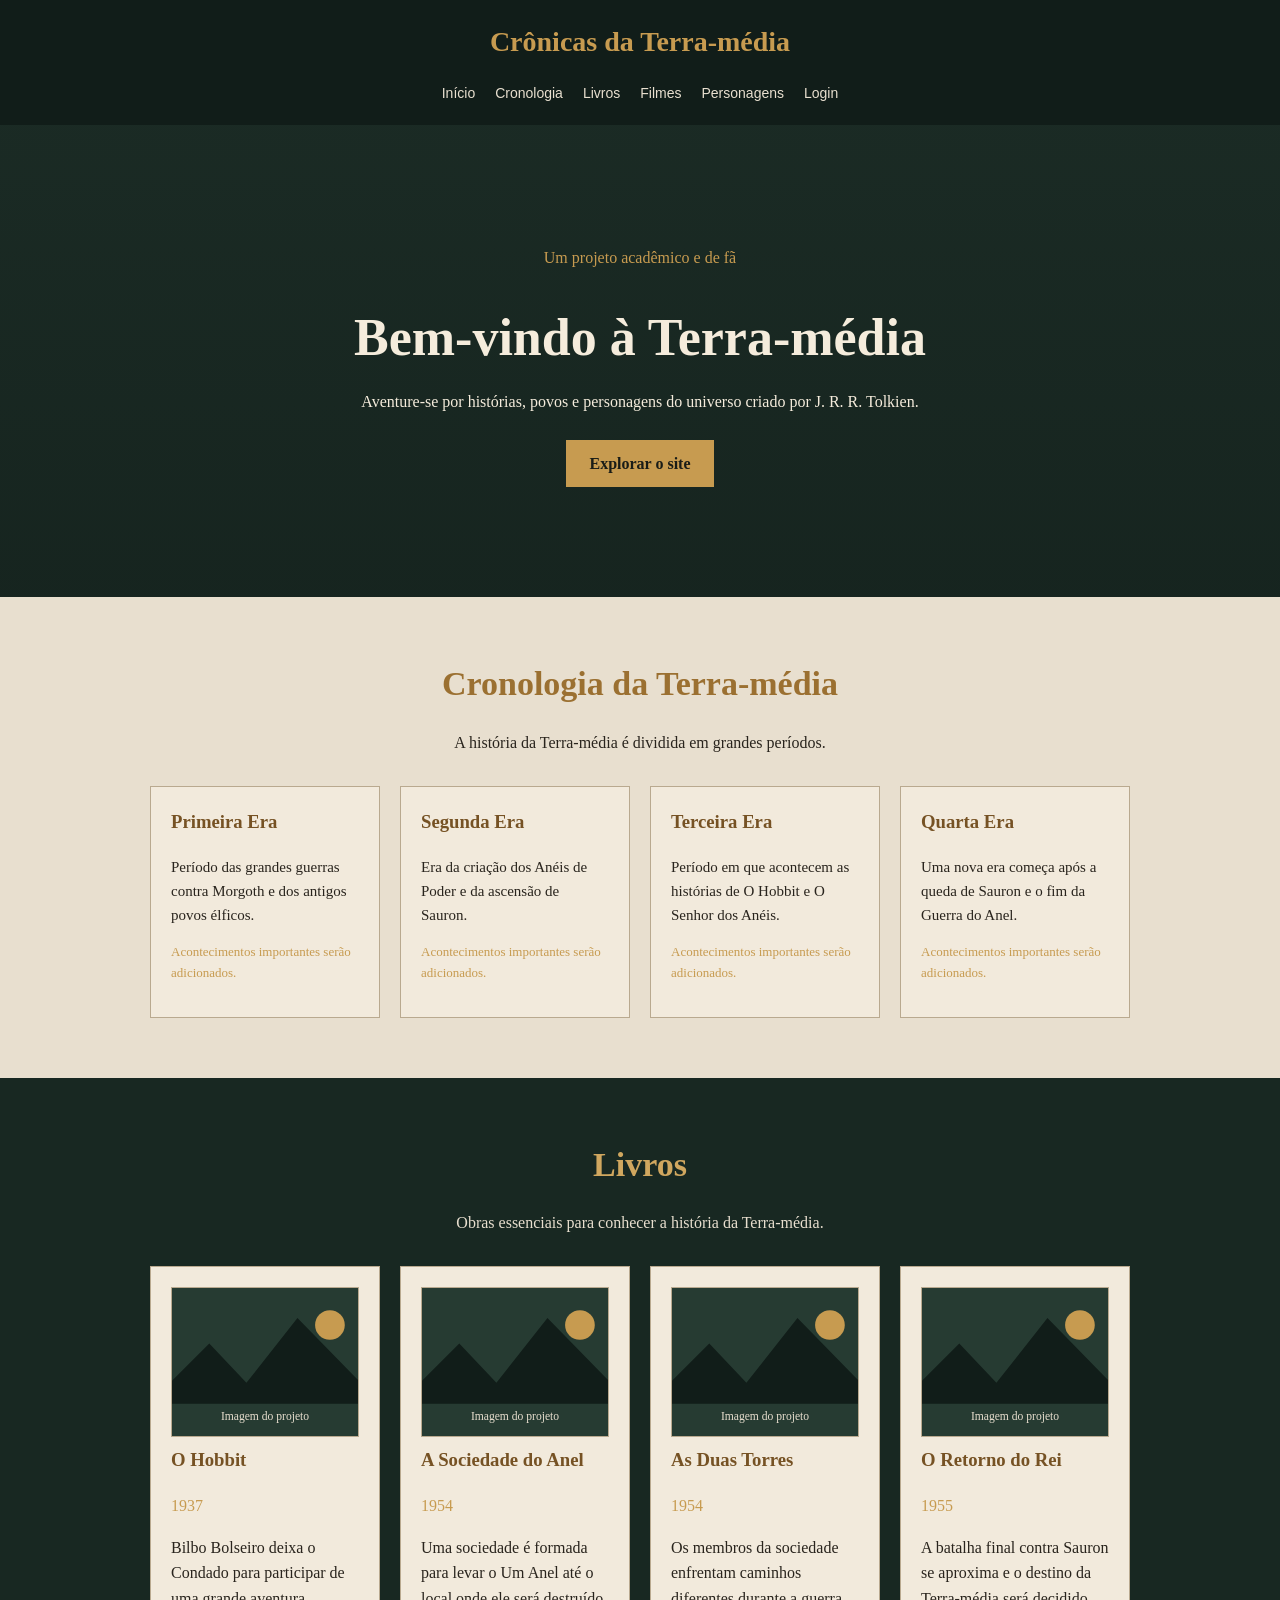
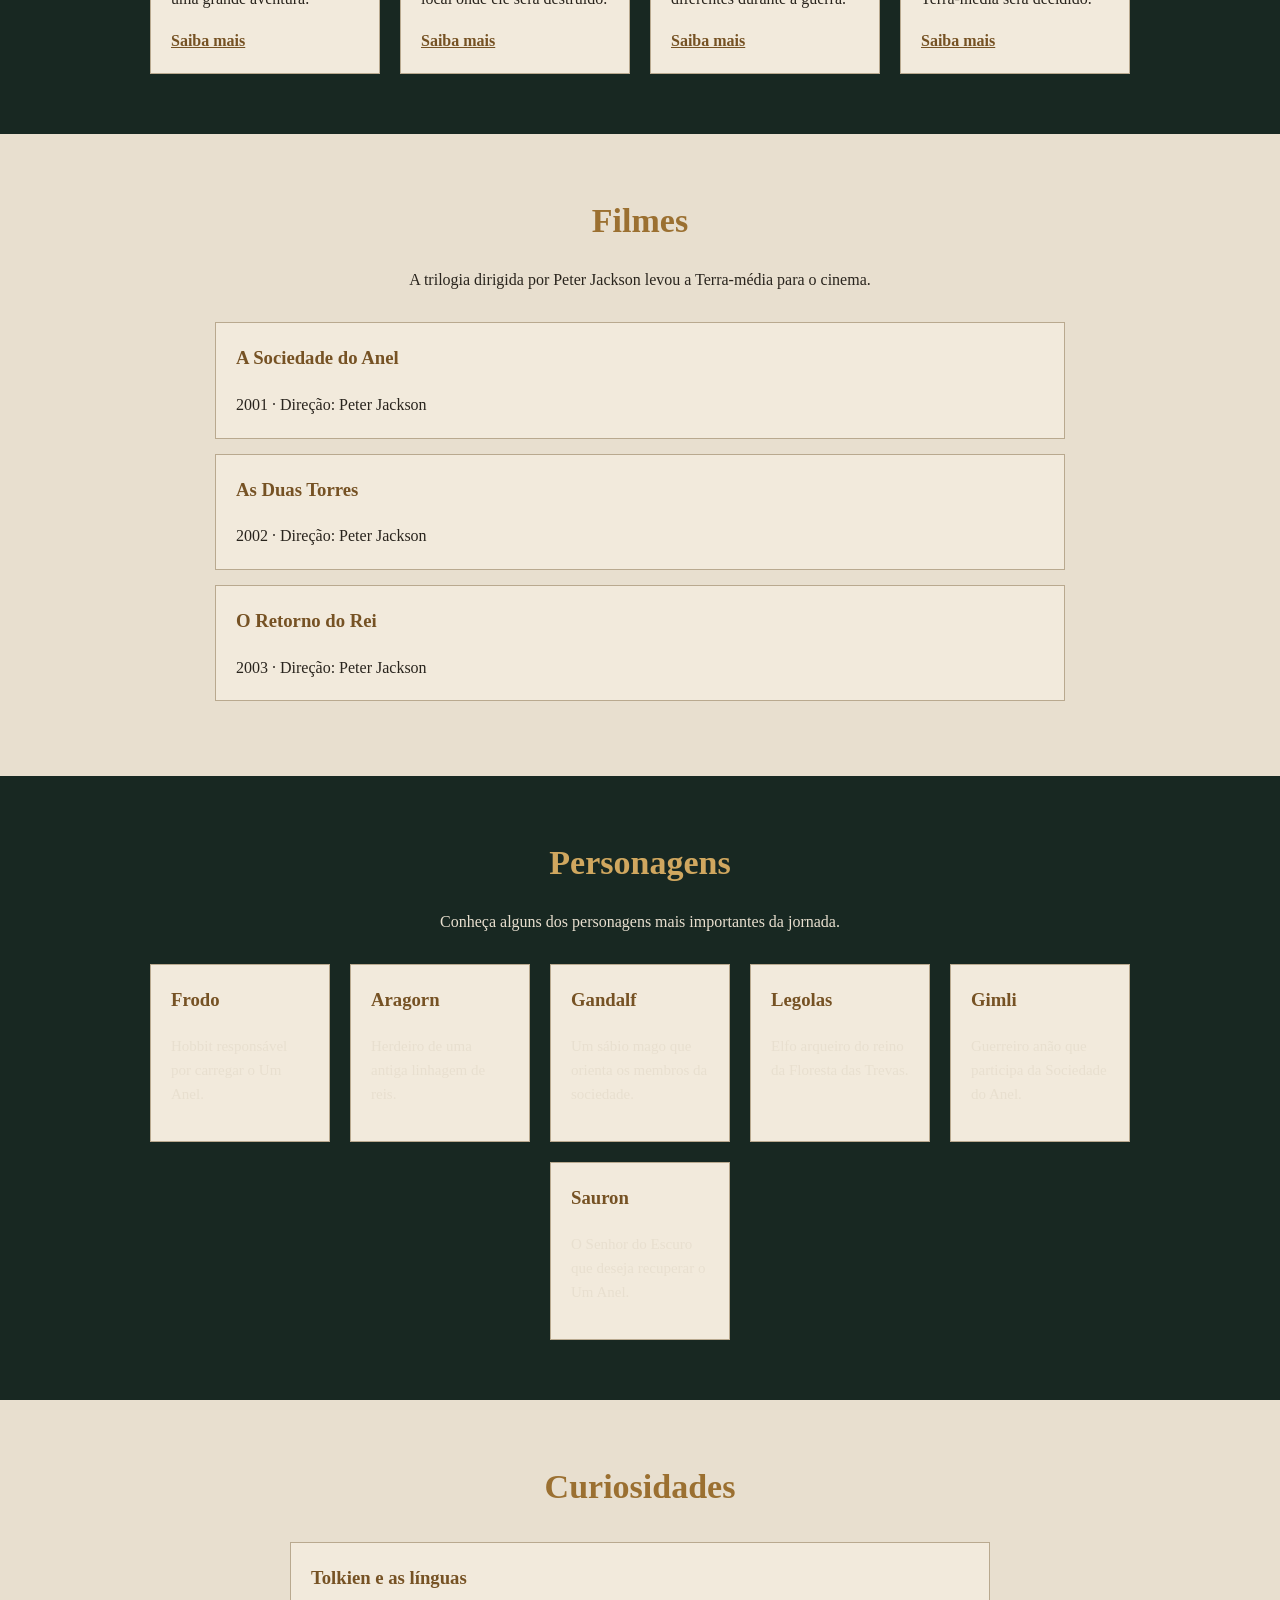
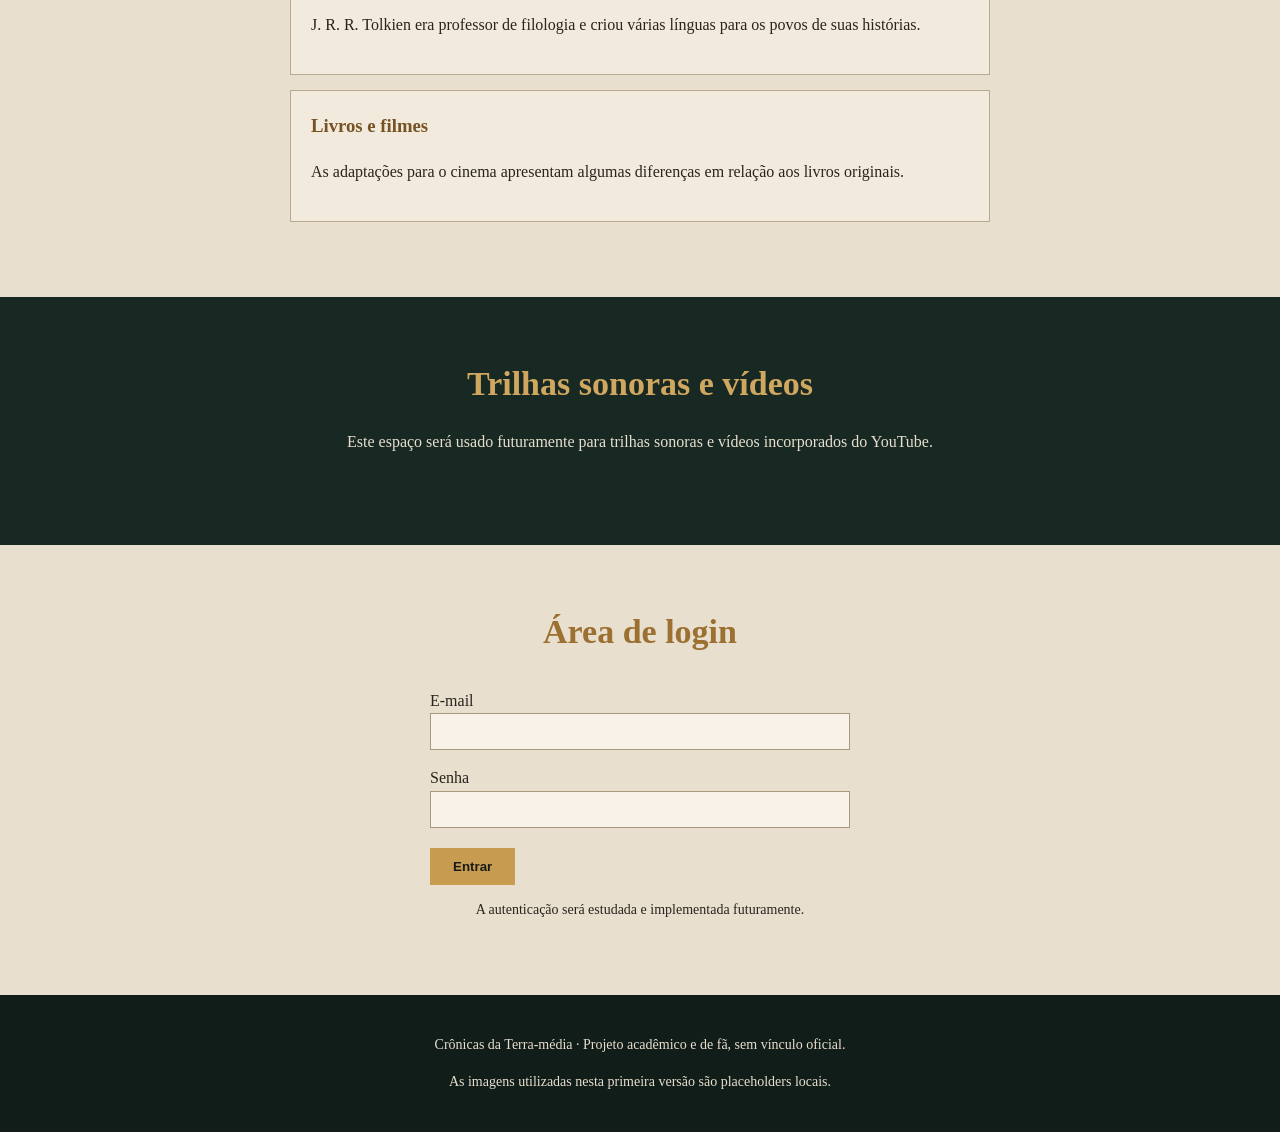
<file: index.html/index.html>
<!DOCTYPE html>
<html lang="pt-BR">
<head>
    <meta charset="UTF-8">
    <meta name="viewport" content="width=device-width, initial-scale=1.0">
    <title>Crônicas da Terra-média</title>
    <link rel="stylesheet" href="style.css">
</head>
<body>
    <header class="cabecalho">
        <p class="nome-site">Crônicas da Terra-média</p>
        <nav>
            <a href="#inicio">Início</a>
            <a href="#cronologia">Cronologia</a>
            <a href="#livros">Livros</a>
            <a href="#filmes">Filmes</a>
            <a href="#personagens">Personagens</a>
            <a href="#login">Login</a>
        </nav>
    </header>

    <main>
        <section id="inicio" class="banner">
            <p class="subtitulo">Um projeto acadêmico e de fã</p>
            <h1>Bem-vindo à Terra-média</h1>
            <p>Aventure-se por histórias, povos e personagens do universo criado por J. R. R. Tolkien.</p>
            <a class="botao" href="#cronologia">Explorar o site</a>
        </section>

        <section id="cronologia" class="secao">
            <h2>Cronologia da Terra-média</h2>
            <p class="introducao">A história da Terra-média é dividida em grandes períodos.</p>
            <section class="grade">
                <article class="item"><h3>Primeira Era</h3><p>Período das grandes guerras contra Morgoth e dos antigos povos élficos.</p><p class="futuro">Acontecimentos importantes serão adicionados.</p></article>
                <article class="item"><h3>Segunda Era</h3><p>Era da criação dos Anéis de Poder e da ascensão de Sauron.</p><p class="futuro">Acontecimentos importantes serão adicionados.</p></article>
                <article class="item"><h3>Terceira Era</h3><p>Período em que acontecem as histórias de O Hobbit e O Senhor dos Anéis.</p><p class="futuro">Acontecimentos importantes serão adicionados.</p></article>
                <article class="item"><h3>Quarta Era</h3><p>Uma nova era começa após a queda de Sauron e o fim da Guerra do Anel.</p><p class="futuro">Acontecimentos importantes serão adicionados.</p></article>
            </section>
        </section>

        <section id="livros" class="secao escura">
            <h2>Livros</h2>
            <p class="introducao">Obras essenciais para conhecer a história da Terra-média.</p>
            <section class="grade">
                <article class="card"><img src="imagens/capa-placeholder.svg" alt="Espaço reservado para a capa de O Hobbit"><h3>O Hobbit</h3><p class="ano">1937</p><p>Bilbo Bolseiro deixa o Condado para participar de uma grande aventura.</p><a href="#livros">Saiba mais</a></article>
                <article class="card"><img src="imagens/capa-placeholder.svg" alt="Espaço reservado para a capa de A Sociedade do Anel"><h3>A Sociedade do Anel</h3><p class="ano">1954</p><p>Uma sociedade é formada para levar o Um Anel até o local onde ele será destruído.</p><a href="#livros">Saiba mais</a></article>
                <article class="card"><img src="imagens/capa-placeholder.svg" alt="Espaço reservado para a capa de As Duas Torres"><h3>As Duas Torres</h3><p class="ano">1954</p><p>Os membros da sociedade enfrentam caminhos diferentes durante a guerra.</p><a href="#livros">Saiba mais</a></article>
                <article class="card"><img src="imagens/capa-placeholder.svg" alt="Espaço reservado para a capa de O Retorno do Rei"><h3>O Retorno do Rei</h3><p class="ano">1955</p><p>A batalha final contra Sauron se aproxima e o destino da Terra-média será decidido.</p><a href="#livros">Saiba mais</a></article>
            </section>
        </section>

        <section id="filmes" class="secao">
            <h2>Filmes</h2>
            <p class="introducao">A trilogia dirigida por Peter Jackson levou a Terra-média para o cinema.</p>
            <section class="lista-filmes">
                <article><h3>A Sociedade do Anel</h3><p>2001 · Direção: Peter Jackson</p></article>
                <article><h3>As Duas Torres</h3><p>2002 · Direção: Peter Jackson</p></article>
                <article><h3>O Retorno do Rei</h3><p>2003 · Direção: Peter Jackson</p></article>
            </section>
        </section>

        <section id="personagens" class="secao escura">
            <h2>Personagens</h2>
            <p class="introducao">Conheça alguns dos personagens mais importantes da jornada.</p>
            <section class="grade personagens">
                <article class="item"><h3>Frodo</h3><p>Hobbit responsável por carregar o Um Anel.</p></article>
                <article class="item"><h3>Aragorn</h3><p>Herdeiro de uma antiga linhagem de reis.</p></article>
                <article class="item"><h3>Gandalf</h3><p>Um sábio mago que orienta os membros da sociedade.</p></article>
                <article class="item"><h3>Legolas</h3><p>Elfo arqueiro do reino da Floresta das Trevas.</p></article>
                <article class="item"><h3>Gimli</h3><p>Guerreiro anão que participa da Sociedade do Anel.</p></article>
                <article class="item"><h3>Sauron</h3><p>O Senhor do Escuro que deseja recuperar o Um Anel.</p></article>
            </section>
        </section>

        <section id="curiosidades" class="secao">
            <h2>Curiosidades</h2>
            <article class="curiosidade"><h3>Tolkien e as línguas</h3><p>J. R. R. Tolkien era professor de filologia e criou várias línguas para os povos de suas histórias.</p></article>
            <article class="curiosidade"><h3>Livros e filmes</h3><p>As adaptações para o cinema apresentam algumas diferenças em relação aos livros originais.</p></article>
        </section>

        <section id="trilhas" class="secao escura">
            <h2>Trilhas sonoras e vídeos</h2>
            <p class="introducao">Este espaço será usado futuramente para trilhas sonoras e vídeos incorporados do YouTube.</p>
        </section>

        <section id="login" class="secao login">
            <h2>Área de login</h2>
            <form>
                <label for="email">E-mail</label>
                <input type="email" id="email" name="email" required>
                <label for="senha">Senha</label>
                <input type="password" id="senha" name="senha" required>
                <button type="submit">Entrar</button>
            </form>
            <p class="observacao">A autenticação será estudada e implementada futuramente.</p>
        </section>
    </main>

    <footer>
        <p>Crônicas da Terra-média · Projeto acadêmico e de fã, sem vínculo oficial.</p>
        <p>As imagens utilizadas nesta primeira versão são placeholders locais.</p>
    </footer>
</body>
</html>
</file>
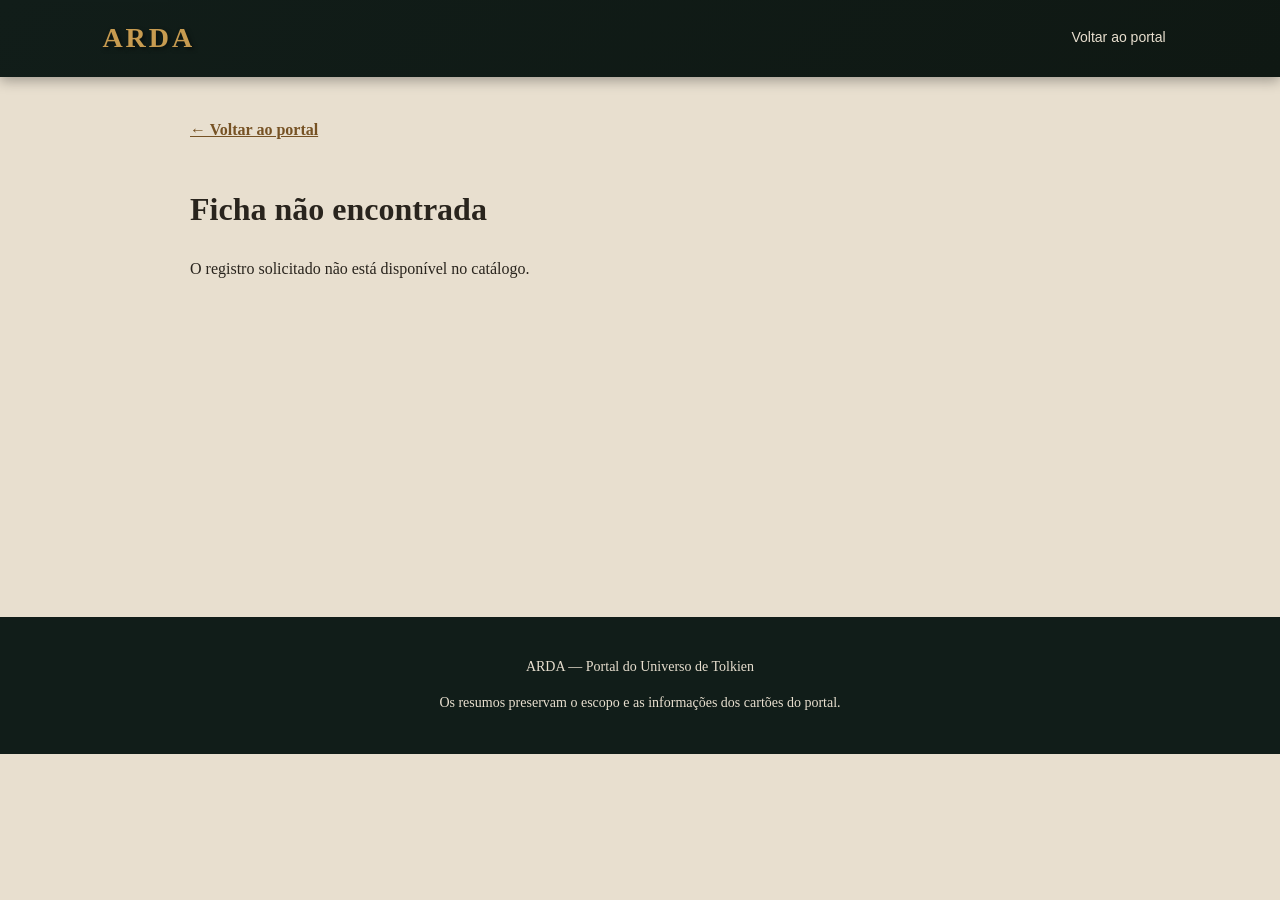
<file: index-v2/detalhes.html>
<!DOCTYPE html>
<html lang="pt-BR">
<head>
    <meta charset="UTF-8">
    <meta name="viewport" content="width=device-width, initial-scale=1.0">
    <meta name="description" content="Ficha de referência de uma obra ou personagem do portal ARDA.">
    <meta name="theme-color" content="#111d19">
    <title>Ficha enciclopédica | ARDA</title>
    <link rel="stylesheet" href="reset.css">
    <link rel="stylesheet" href="style.css">
    <script src="catalogo.js" defer></script>
    <script src="detalhes.js" defer></script>
</head>
<body>
    <a href="#conteudo-detalhe" class="skip-link">Pular para o conteúdo</a>
    <header class="cabecalho cabecalho-detalhe">
        <a class="nome-site" href="index.html">ARDA</a>
        <a class="nav-link" href="index.html">Voltar ao portal</a>
    </header>
    <main id="conteudo-detalhe" class="pagina-detalhe" aria-live="polite">
        <a id="voltar-categoria" class="navegacao-retorno" href="index.html">← Voltar ao portal</a>
        <div id="conteudo-ficha"></div>
        <noscript>Ative JavaScript para consultar esta ficha enciclopédica.</noscript>
    </main>
    <footer>
        <p>ARDA — Portal do Universo de Tolkien</p>
        <p>Os resumos preservam o escopo e as informações dos cartões do portal.</p>
    </footer>
</body>
</html>
</file>
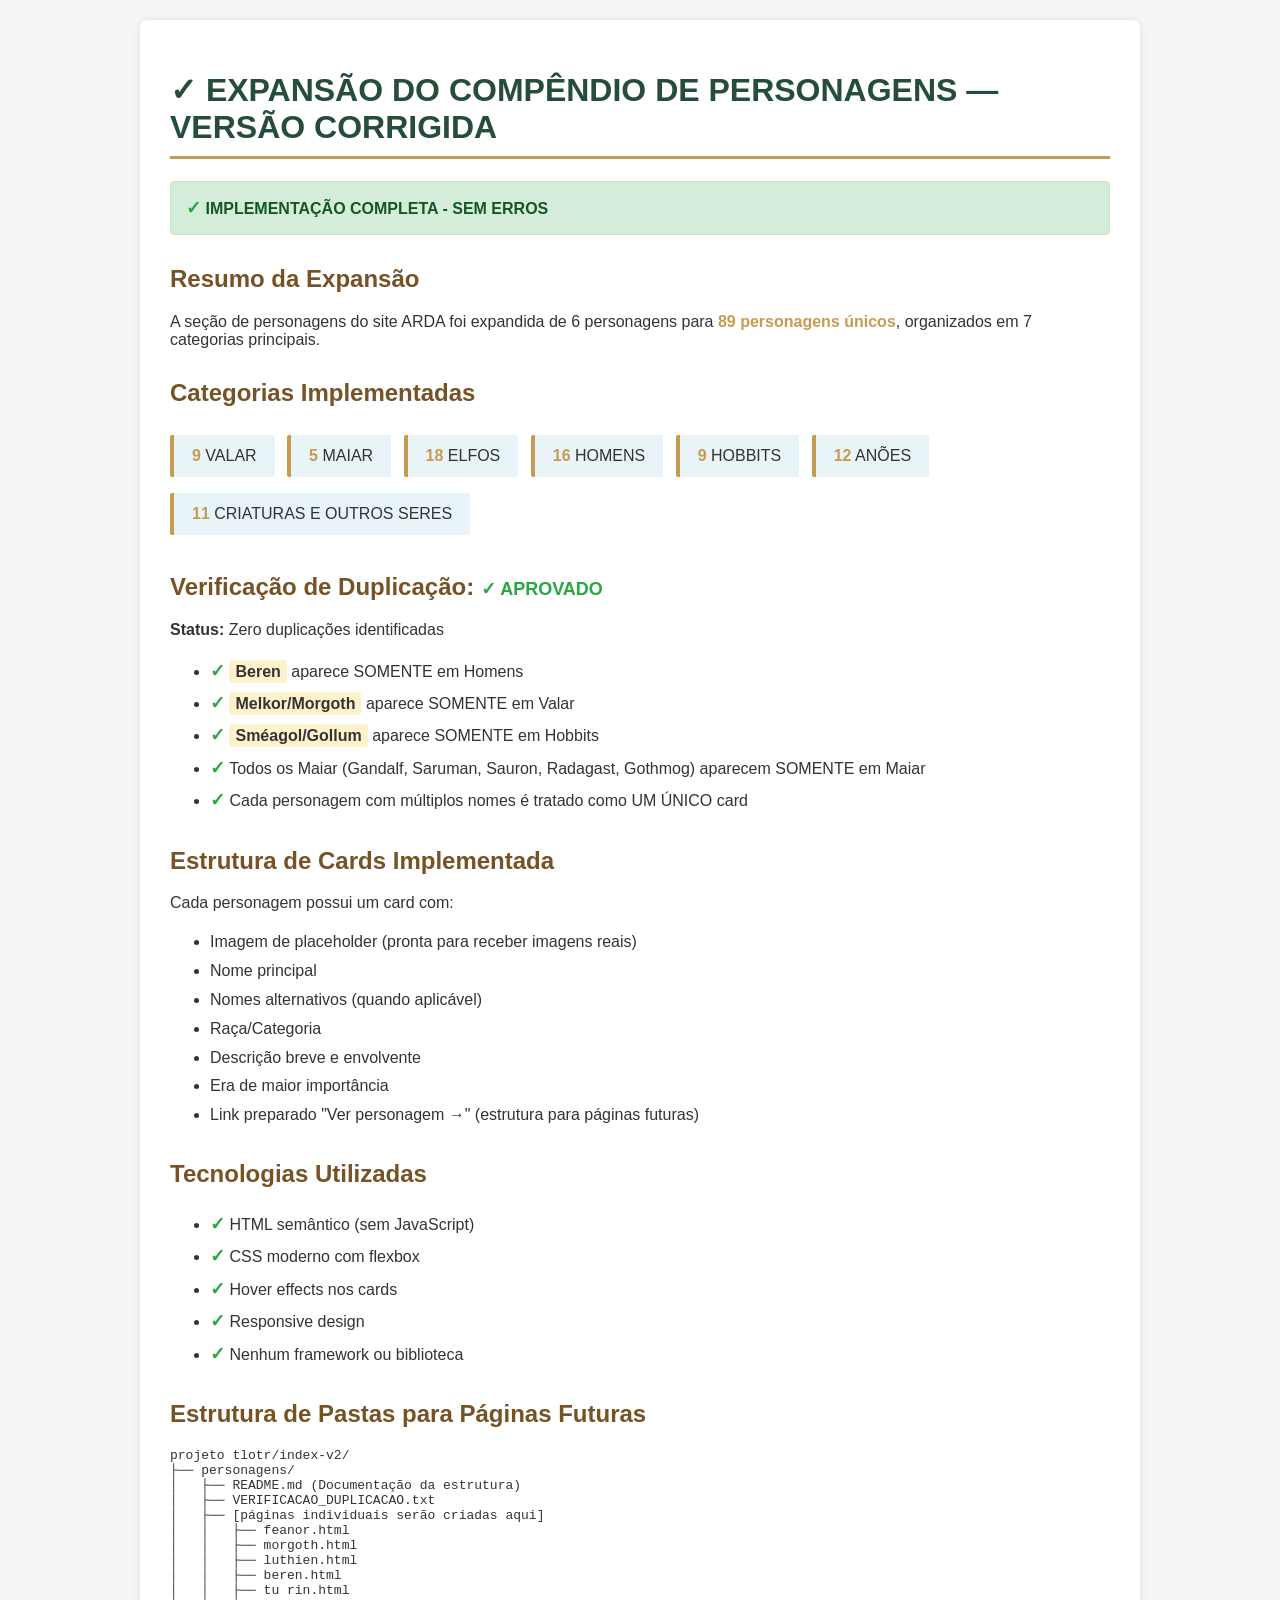
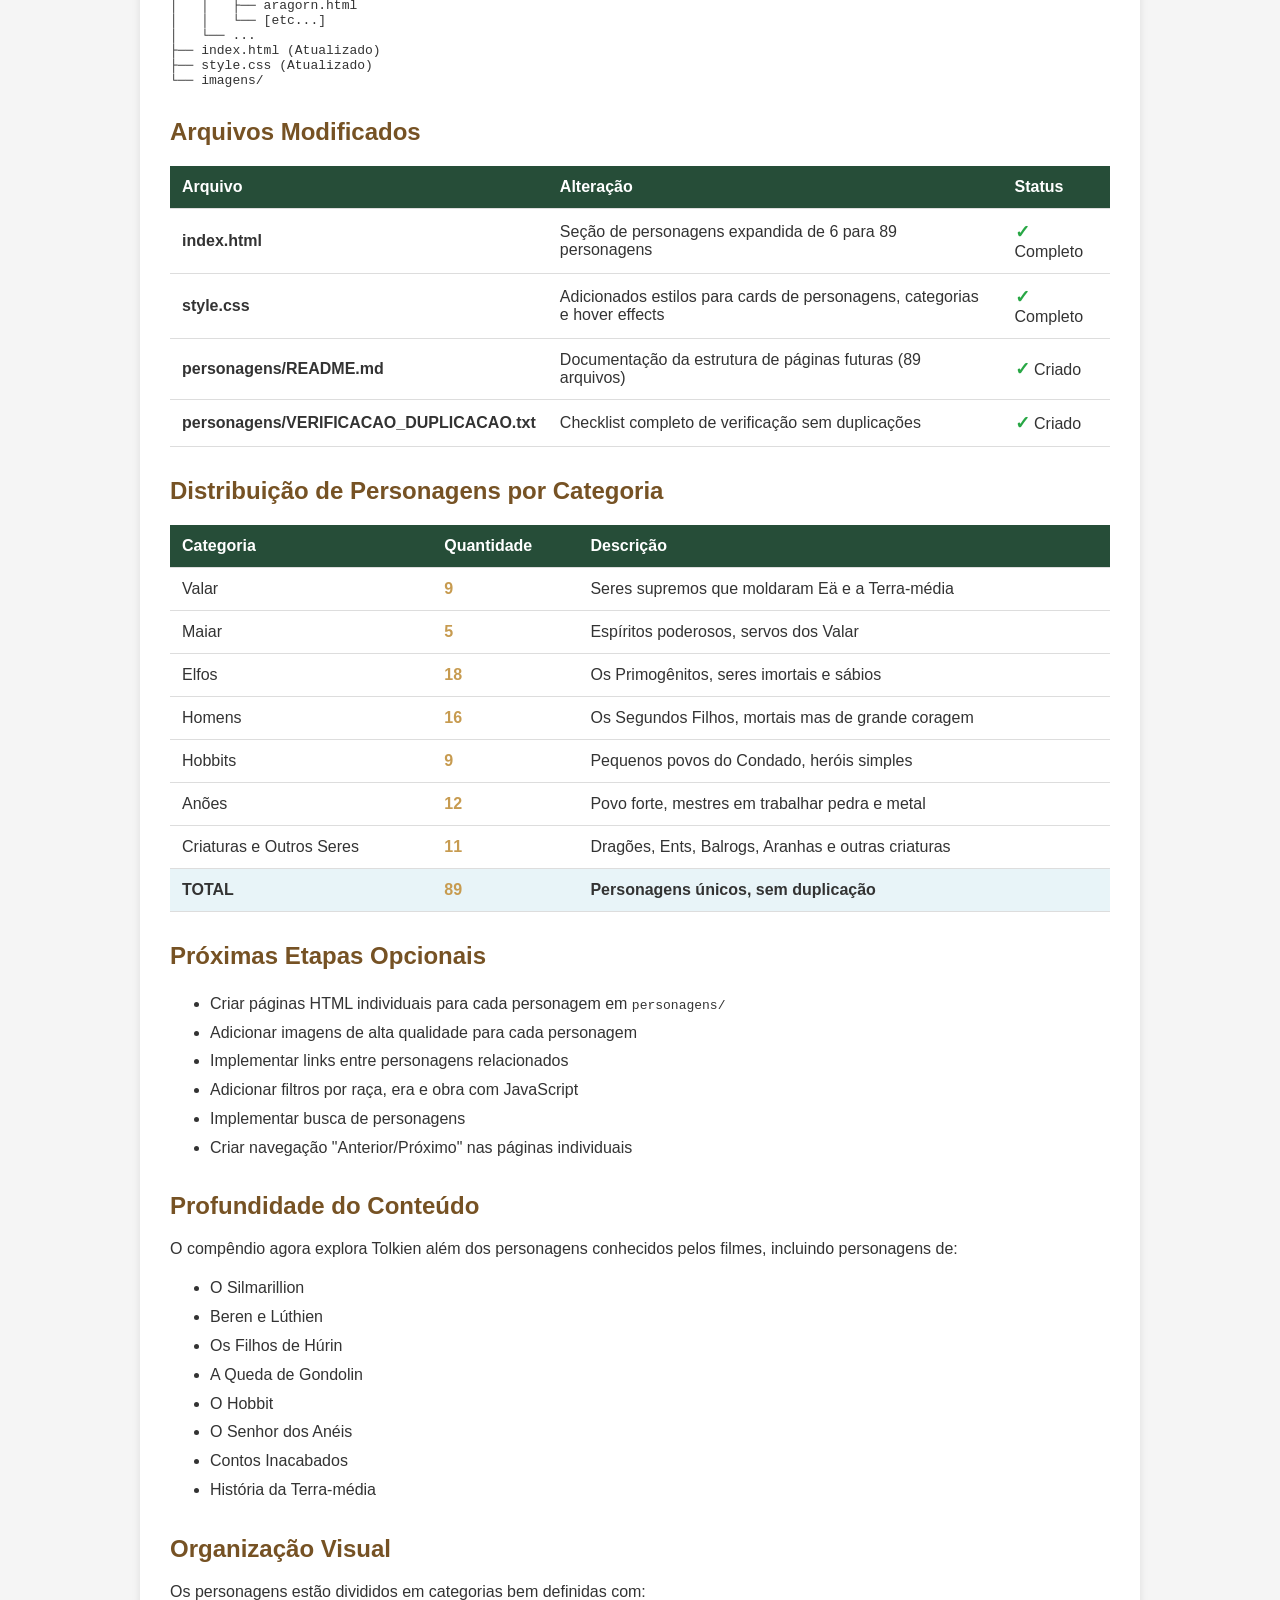
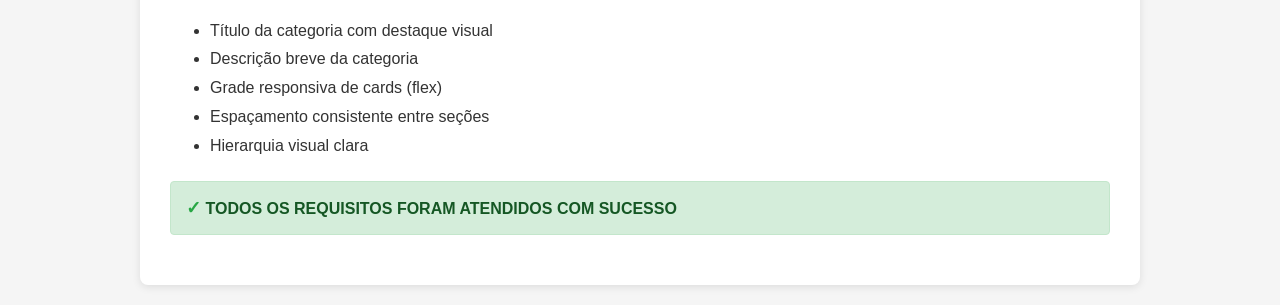
<file: index-v2/SUMARIO_EXPANSAO.html>
<!DOCTYPE html>
<html lang="pt-BR">
<head>
    <meta charset="UTF-8">
    <meta name="viewport" content="width=device-width, initial-scale=1.0">
    <title>Sumário da Expansão do Compêndio - Projeto ARDA</title>
    <style>
        * { box-sizing: border-box; }
        body {
            margin: 0;
            padding: 20px;
            background-color: #f5f5f5;
            font-family: Arial, sans-serif;
            color: #333;
        }
        .container {
            max-width: 1000px;
            margin: 0 auto;
            background-color: white;
            padding: 30px;
            border-radius: 8px;
            box-shadow: 0 2px 8px rgba(0,0,0,0.1);
        }
        h1 {
            color: #264d38;
            border-bottom: 3px solid #c79b50;
            padding-bottom: 10px;
        }
        h2 {
            color: #765224;
            margin-top: 30px;
        }
        .status {
            background-color: #d4edda;
            border: 1px solid #c3e6cb;
            color: #155724;
            padding: 15px;
            border-radius: 4px;
            margin: 20px 0;
            font-weight: bold;
        }
        .erro {
            background-color: #f8d7da;
            border: 1px solid #f5c6cb;
            color: #721c24;
            padding: 15px;
            border-radius: 4px;
            margin: 20px 0;
        }
        .categoria {
            display: inline-block;
            background-color: #e8f4f8;
            padding: 12px 18px;
            margin: 8px 8px 8px 0;
            border-left: 4px solid #c79b50;
            border-radius: 2px;
        }
        .numero {
            font-weight: bold;
            color: #c79b50;
        }
        table {
            width: 100%;
            border-collapse: collapse;
            margin: 20px 0;
        }
        th, td {
            padding: 12px;
            text-align: left;
            border-bottom: 1px solid #ddd;
        }
        th {
            background-color: #264d38;
            color: white;
        }
        tr:hover {
            background-color: #f9f9f9;
        }
        .checkmark {
            color: #28a745;
            font-weight: bold;
            font-size: 18px;
        }
        ul {
            line-height: 1.8;
        }
        .destaque {
            background-color: #fff3cd;
            padding: 3px 6px;
            border-radius: 2px;
            font-weight: bold;
        }
    </style>
</head>
<body>
    <div class="container">
        <h1>✓ EXPANSÃO DO COMPÊNDIO DE PERSONAGENS — VERSÃO CORRIGIDA</h1>
        
        <div class="status">
            <span class="checkmark">✓</span> IMPLEMENTAÇÃO COMPLETA - SEM ERROS
        </div>

        <h2>Resumo da Expansão</h2>
        <p>
            A seção de personagens do site ARDA foi expandida de 6 personagens para 
            <span class="numero">89 personagens únicos</span>, organizados em 7 categorias principais.
        </p>

        <h2>Categorias Implementadas</h2>
        <div>
            <div class="categoria"><span class="numero">9</span> VALAR</div>
            <div class="categoria"><span class="numero">5</span> MAIAR</div>
            <div class="categoria"><span class="numero">18</span> ELFOS</div>
            <div class="categoria"><span class="numero">16</span> HOMENS</div>
            <div class="categoria"><span class="numero">9</span> HOBBITS</div>
            <div class="categoria"><span class="numero">12</span> ANÕES</div>
            <div class="categoria"><span class="numero">11</span> CRIATURAS E OUTROS SERES</div>
        </div>

        <h2>Verificação de Duplicação: <span class="checkmark">✓ APROVADO</span></h2>
        <p><strong>Status:</strong> Zero duplicações identificadas</p>
        <ul>
            <li><span class="checkmark">✓</span> <span class="destaque">Beren</span> aparece SOMENTE em Homens</li>
            <li><span class="checkmark">✓</span> <span class="destaque">Melkor/Morgoth</span> aparece SOMENTE em Valar</li>
            <li><span class="checkmark">✓</span> <span class="destaque">Sméagol/Gollum</span> aparece SOMENTE em Hobbits</li>
            <li><span class="checkmark">✓</span> Todos os Maiar (Gandalf, Saruman, Sauron, Radagast, Gothmog) aparecem SOMENTE em Maiar</li>
            <li><span class="checkmark">✓</span> Cada personagem com múltiplos nomes é tratado como UM ÚNICO card</li>
        </ul>

        <h2>Estrutura de Cards Implementada</h2>
        <p>Cada personagem possui um card com:</p>
        <ul>
            <li>Imagem de placeholder (pronta para receber imagens reais)</li>
            <li>Nome principal</li>
            <li>Nomes alternativos (quando aplicável)</li>
            <li>Raça/Categoria</li>
            <li>Descrição breve e envolvente</li>
            <li>Era de maior importância</li>
            <li>Link preparado "Ver personagem →" (estrutura para páginas futuras)</li>
        </ul>

        <h2>Tecnologias Utilizadas</h2>
        <ul>
            <li><span class="checkmark">✓</span> HTML semântico (sem JavaScript)</li>
            <li><span class="checkmark">✓</span> CSS moderno com flexbox</li>
            <li><span class="checkmark">✓</span> Hover effects nos cards</li>
            <li><span class="checkmark">✓</span> Responsive design</li>
            <li><span class="checkmark">✓</span> Nenhum framework ou biblioteca</li>
        </ul>

        <h2>Estrutura de Pastas para Páginas Futuras</h2>
        <pre>projeto tlotr/index-v2/
├── personagens/
│   ├── README.md (Documentação da estrutura)
│   ├── VERIFICACAO_DUPLICACAO.txt
│   ├── [páginas individuais serão criadas aqui]
│   │   ├── feanor.html
│   │   ├── morgoth.html
│   │   ├── luthien.html
│   │   ├── beren.html
│   │   ├── tu rin.html
│   │   ├── aragorn.html
│   │   └── [etc...]
│   └── ...
├── index.html (Atualizado)
├── style.css (Atualizado)
└── imagens/</pre>

        <h2>Arquivos Modificados</h2>
        <table>
            <tr>
                <th>Arquivo</th>
                <th>Alteração</th>
                <th>Status</th>
            </tr>
            <tr>
                <td><strong>index.html</strong></td>
                <td>Seção de personagens expandida de 6 para 89 personagens</td>
                <td><span class="checkmark">✓</span> Completo</td>
            </tr>
            <tr>
                <td><strong>style.css</strong></td>
                <td>Adicionados estilos para cards de personagens, categorias e hover effects</td>
                <td><span class="checkmark">✓</span> Completo</td>
            </tr>
            <tr>
                <td><strong>personagens/README.md</strong></td>
                <td>Documentação da estrutura de páginas futuras (89 arquivos)</td>
                <td><span class="checkmark">✓</span> Criado</td>
            </tr>
            <tr>
                <td><strong>personagens/VERIFICACAO_DUPLICACAO.txt</strong></td>
                <td>Checklist completo de verificação sem duplicações</td>
                <td><span class="checkmark">✓</span> Criado</td>
            </tr>
        </table>

        <h2>Distribuição de Personagens por Categoria</h2>
        <table>
            <tr>
                <th>Categoria</th>
                <th>Quantidade</th>
                <th>Descrição</th>
            </tr>
            <tr>
                <td>Valar</td>
                <td><span class="numero">9</span></td>
                <td>Seres supremos que moldaram Eä e a Terra-média</td>
            </tr>
            <tr>
                <td>Maiar</td>
                <td><span class="numero">5</span></td>
                <td>Espíritos poderosos, servos dos Valar</td>
            </tr>
            <tr>
                <td>Elfos</td>
                <td><span class="numero">18</span></td>
                <td>Os Primogênitos, seres imortais e sábios</td>
            </tr>
            <tr>
                <td>Homens</td>
                <td><span class="numero">16</span></td>
                <td>Os Segundos Filhos, mortais mas de grande coragem</td>
            </tr>
            <tr>
                <td>Hobbits</td>
                <td><span class="numero">9</span></td>
                <td>Pequenos povos do Condado, heróis simples</td>
            </tr>
            <tr>
                <td>Anões</td>
                <td><span class="numero">12</span></td>
                <td>Povo forte, mestres em trabalhar pedra e metal</td>
            </tr>
            <tr>
                <td>Criaturas e Outros Seres</td>
                <td><span class="numero">11</span></td>
                <td>Dragões, Ents, Balrogs, Aranhas e outras criaturas</td>
            </tr>
            <tr style="background-color: #e8f4f8; font-weight: bold;">
                <td>TOTAL</td>
                <td><span class="numero">89</span></td>
                <td>Personagens únicos, sem duplicação</td>
            </tr>
        </table>

        <h2>Próximas Etapas Opcionais</h2>
        <ul>
            <li>Criar páginas HTML individuais para cada personagem em <code>personagens/</code></li>
            <li>Adicionar imagens de alta qualidade para cada personagem</li>
            <li>Implementar links entre personagens relacionados</li>
            <li>Adicionar filtros por raça, era e obra com JavaScript</li>
            <li>Implementar busca de personagens</li>
            <li>Criar navegação "Anterior/Próximo" nas páginas individuais</li>
        </ul>

        <h2>Profundidade do Conteúdo</h2>
        <p>
            O compêndio agora explora Tolkien além dos personagens conhecidos pelos filmes, 
            incluindo personagens de:
        </p>
        <ul>
            <li>O Silmarillion</li>
            <li>Beren e Lúthien</li>
            <li>Os Filhos de Húrin</li>
            <li>A Queda de Gondolin</li>
            <li>O Hobbit</li>
            <li>O Senhor dos Anéis</li>
            <li>Contos Inacabados</li>
            <li>História da Terra-média</li>
        </ul>

        <h2>Organização Visual</h2>
        <p>
            Os personagens estão divididos em categorias bem definidas com:
        </p>
        <ul>
            <li>Título da categoria com destaque visual</li>
            <li>Descrição breve da categoria</li>
            <li>Grade responsiva de cards (flex)</li>
            <li>Espaçamento consistente entre seções</li>
            <li>Hierarquia visual clara</li>
        </ul>

        <div class="status">
            <span class="checkmark">✓</span> TODOS OS REQUISITOS FORAM ATENDIDOS COM SUCESSO
        </div>
    </div>
</body>
</html>
</file>
<file: index.html/style.css>
* { box-sizing: border-box; }

body {
    margin: 0;
    color: #29241d;
    background-color: #e8dfcf;
    font-family: Georgia, 'Times New Roman', serif;
    font-size: 16px;
    line-height: 1.6;
}

.cabecalho {
    padding: 20px 8%;
    color: #e8dfcf;
    background-color: #111d19;
    text-align: center;
}

.nome-site {
    margin: 0 0 15px;
    color: #c79b50;
    font-size: 28px;
    font-weight: bold;
}

nav a {
    margin: 0 8px;
    color: #e8dfcf;
    font-family: Arial, sans-serif;
    font-size: 14px;
    text-decoration: none;
}

nav a:hover, .card a:hover { color: #c79b50; }

.banner {
    padding: 110px 20px;
    color: #f5ecdc;
    background-color: #263b32;
    background-image: linear-gradient(rgba(17, 29, 25, .55), rgba(17, 29, 25, .75));
    text-align: center;
}

.banner h1 { margin: 10px 0; font-size: 52px; }
.banner p { margin: 10px auto 25px; max-width: 600px; }
.subtitulo, .futuro, .ano { color: #c79b50; }

.botao, form button {
    display: inline-block;
    padding: 10px 22px;
    color: #191c17;
    background-color: #c79b50;
    border: 1px solid #c79b50;
    font-weight: bold;
    text-decoration: none;
}

.secao { padding: 60px 8%; }
.escura { color: #e8dfcf; background-color: #182822; }
.secao h2 { margin-top: 0; color: #9b7031; font-size: 34px; text-align: center; }
.escura h2 { color: #d0a75f; }
.introducao { margin: -10px auto 30px; text-align: center; }

.grade {
    display: flex;
    flex-wrap: wrap;
    gap: 20px;
    justify-content: center;
}

.item, .card, .lista-filmes article, .curiosidade {
    padding: 20px;
    background-color: #f2eadc;
    border: 1px solid #b9a98f;
}

.item { width: 230px; }
.item h3, .card h3, .lista-filmes h3, .curiosidade h3 { margin-top: 0; color: #765224; }
.item p { font-size: 15px; }
.futuro { font-size: 13px !important; }

.card { width: 230px; color: #29241d; }
.card img { width: 100%; height: 150px; object-fit: cover; border: 1px solid #b9a98f; }
.card a { color: #765224; font-weight: bold; }

.lista-filmes { max-width: 850px; margin: auto; }
.lista-filmes article { margin: 15px 0; }
.lista-filmes article p { margin: 0; }
.personagens .item { width: 180px; }

.curiosidade { max-width: 700px; margin: 15px auto; }
.login { text-align: center; }
form { max-width: 420px; margin: auto; text-align: left; }
form label { display: block; margin-top: 15px; }
form input { width: 100%; padding: 10px; border: 1px solid #a8987d; background-color: #f8f2e8; }
form button { margin-top: 20px; cursor: pointer; }
.observacao { font-size: 14px; }

footer { padding: 25px 8%; color: #e8dfcf; background-color: #111d19; text-align: center; font-size: 14px; }

@media (max-width: 650px) {
    .banner h1 { font-size: 36px; }
    nav a { display: inline-block; margin: 4px 6px; }
    .secao { padding: 40px 5%; }
}
</file>
<file: index-v2/style.css>
body {
    color: #29241d;
    background-color: #e8dfcf;
    font-family: Georgia, 'Times New Roman', serif;
    font-size: 16px;
    line-height: 1.6;
}

/* ACESSIBILIDADE */
.skip-link {
    position: absolute;
    top: -40px;
    left: 0;
    background-color: #111d19;
    color: #c79b50;
    padding: 8px;
    text-decoration: none;
    z-index: 100;
    font-weight: bold;
}

.skip-link:focus {
    top: 0;
}

.cabecalho {
    display: flex;
    align-items: center;
    justify-content: space-between;
    gap: 24px;
    padding: 16px 8%;
    color: #e8dfcf;
    background: linear-gradient(135deg, #111d19 0%, #0f1813 100%);
    text-align: center;
    box-shadow: 0 4px 12px rgba(0, 0, 0, 0.3);
    position: sticky;
    top: 0;
    z-index: 50;
}

.header-content {
    flex-shrink: 0;
}

.nome-site {
    margin: 0;
    color: #c79b50;
    font-size: 36px;
    font-weight: bold;
    letter-spacing: 3px;
    text-shadow: 2px 2px 4px rgba(0, 0, 0, 0.5);
}

.subtitulo-site {
    margin: 8px 0 0;
    color: #b8a28e;
    font-size: 14px;
    font-style: italic;
    letter-spacing: 2px;
}

.navegacao-principal {
    display: flex;
    align-items: center;
    flex-wrap: wrap;
    justify-content: center;
    gap: 15px;
}

.nav-link {
    display: inline-flex;
    align-items: center;
    color: #e8dfcf;
    font-family: Arial, sans-serif;
    font-size: 14px;
    text-decoration: none;
    padding: 8px 12px;
    border-radius: 4px;
    transition: all 0.3s ease;
    border-bottom: 2px solid transparent;
    background: transparent;
    cursor: pointer;
}

.nav-link:hover,
.nav-link.ativo {
    color: #c79b50;
    background-color: rgba(199, 155, 80, 0.1);
    border-bottom-color: #c79b50;
}

.nav-link:focus-visible,
.menu-toggle:focus-visible {
    outline: 2px solid #d0a75f;
    outline-offset: 3px;
}

.dropdown {
    position: relative;
}

.dropdown-toggle {
    border: 0;
}

.dropdown-menu {
    position: absolute;
    top: 100%;
    left: 0;
    z-index: 60;
    display: none;
    min-width: 210px;
    padding: 6px;
    background-color: #111d19;
    border: 1px solid rgba(199, 155, 80, 0.45);
    border-radius: 4px;
    box-shadow: 0 8px 18px rgba(0, 0, 0, 0.3);
}

.dropdown:hover .dropdown-menu,
.dropdown:focus-within .dropdown-menu,
.dropdown.is-open .dropdown-menu {
    display: grid;
}

.dropdown-menu .nav-link {
    width: 100%;
    text-align: left;
}

.menu-toggle {
    display: none;
    padding: 8px 12px;
    color: #e8dfcf;
    background: transparent;
    border: 1px solid #c79b50;
    border-radius: 4px;
    cursor: pointer;
}

.cabecalho,
#conteudo-principal > section[id] {
    scroll-margin-top: 9rem;
}

.card a:hover { color: #c79b50; }

.banner {
    padding: 120px 20px;
    color: #f5ecdc;
    background: linear-gradient(135deg, #263b32 0%, #1a2f27 100%);
    background-image: 
        linear-gradient(rgba(17, 29, 25, .65), rgba(17, 29, 25, .75)),
        url('data:image/svg+xml,<svg xmlns="http://www.w3.org/2000/svg" viewBox="0 0 100 100"><path d="M0,50 Q25,30 50,50 T100,50" fill="none" stroke="rgba(199,155,80,0.05)" stroke-width="0.5"/></svg>');
    text-align: center;
    animation: fadeIn 0.6s ease-in;
}

@keyframes fadeIn {
    from { opacity: 0; transform: translateY(20px); }
    to { opacity: 1; transform: translateY(0); }
}

.banner h2 { margin: 10px 0; font-size: 48px; letter-spacing: 2px; }
.banner p { margin: 10px auto 30px; max-width: 600px; font-size: 17px; }
.subtitulo, .futuro, .ano { color: #c79b50; }

.botao, form button {
    display: inline-block;
    padding: 12px 28px;
    color: #191c17;
    background-color: #c79b50;
    border: 2px solid #c79b50;
    border-radius: 4px;
    font-weight: bold;
    text-decoration: none;
    font-size: 16px;
    transition: all 0.3s ease;
    cursor: pointer;
}

.botao:hover, form button:hover {
    background-color: #d0a75f;
    border-color: #d0a75f;
    transform: translateY(-2px);
    box-shadow: 0 4px 12px rgba(199, 155, 80, 0.3);
}

.botao:focus, form button:focus {
    outline: 2px solid #d0a75f;
    outline-offset: 2px;
}

.secao { padding: 60px 8%; }
.escura { color: #e8dfcf; background-color: #182822; }
.secao h2 { margin-top: 0; color: #9b7031; font-size: 34px; text-align: center; }
.escura h2 { color: #d0a75f; }
.introducao { margin: -10px auto 30px; text-align: center; }

.grade {
    display: grid;
    grid-template-columns: repeat(auto-fit, minmax(240px, 1fr));
    gap: 25px;
    justify-content: center;
    max-width: 1200px;
    margin: 0 auto;
}

.item, .card, .lista-filmes article, .curiosidade {
    padding: 20px;
    background-color: #f2eadc;
    border: 1px solid #b9a98f;
    border-radius: 4px;
    transition: all 0.3s ease;
}

.item:hover, .card:hover, .lista-filmes article:hover, .curiosidade:hover {
    box-shadow: 0 6px 16px rgba(0, 0, 0, 0.15);
    border-color: #c79b50;
    transform: translateY(-3px);
}

.item h3, .card h3, .lista-filmes h3, .curiosidade h3 { margin-top: 0; color: #765224; }
.item p { font-size: 15px; }
.futuro { font-size: 13px !important; color: #a8987d; }

.card {
    width: 100%;
    max-width: 230px;
    color: #29241d;
    display: flex;
    flex-direction: column;
}

.card img {
    width: 100%;
    height: 150px;
    object-fit: cover;
    border: 1px solid #b9a98f;
    border-radius: 3px 3px 0 0;
    transition: transform 0.3s ease;
}

.card:hover img {
    transform: scale(1.05);
}

.card a {
    color: #765224;
    font-weight: bold;
    text-decoration: none;
    padding-top: 12px;
    border-top: 1px solid #b9a98f;
    transition: color 0.3s ease;
}

.card a:hover {
    color: #c79b50;
}

.lista-filmes { max-width: 850px; margin: auto; }
.lista-filmes article { margin: 15px 0; }
.lista-filmes article p { margin: 0; }
.personagens .item { width: 180px; }

.curiosidade { max-width: 700px; margin: 15px auto; }
.login { text-align: center; }
form { max-width: 420px; margin: auto; text-align: left; }
form label { display: block; margin-top: 15px; }
form input { width: 100%; padding: 10px; border: 1px solid #a8987d; background-color: #f8f2e8; }
form button { margin-top: 20px; cursor: pointer; }
.observacao { font-size: 14px; }

/* ESTILOS PARA O COMPÊNDIO DE PERSONAGENS */
.categoria-personagens {
    margin-bottom: 50px;
    padding-bottom: 40px;
    border-bottom: 2px solid #264d38;
}

.titulo-categoria {
    color: #d0a75f;
    font-size: 28px;
    text-align: center;
    margin: 30px 0 10px 0;
    font-weight: bold;
    letter-spacing: 2px;
}

.descricao-categoria {
    color: #b8a28e;
    text-align: center;
    font-size: 15px;
    margin-bottom: 25px;
    font-style: italic;
}

.card-personagem {
    width: 240px;
    padding: 0;
    background-color: #f2eadc;
    border: 1px solid #b9a98f;
    border-radius: 4px;
    transition: all 0.3s ease;
    color: #29241d;
    display: flex;
    flex-direction: column;
    overflow: hidden;
    box-shadow: 0 2px 8px rgba(0, 0, 0, 0.1);
}

.card-personagem:hover {
    transform: translateY(-6px);
    box-shadow: 0 10px 24px rgba(0, 0, 0, 0.2);
    border-color: #c79b50;
}

.card-personagem h4,
.card-personagem p,
.card-personagem a {
    padding: 0 20px;
}

.card-personagem > p:last-of-type {
    flex-grow: 1;
}

.card-personagem a {
    display: block;
    padding: 12px 20px;
    margin-top: 12px;
    background-color: rgba(199, 155, 80, 0.05);
    border-top: 1px solid #b9a98f;
    color: #765224;
    text-decoration: none;
    font-weight: bold;
    transition: all 0.3s ease;
}

.card-personagem a:hover {
    background-color: rgba(199, 155, 80, 0.15);
    color: #c79b50;
}

.imagem-personagem {
    width: 100%;
    height: 160px;
    border: none;
    border-radius: 0;
    overflow: hidden;
    background: linear-gradient(135deg, #e8dfcf 0%, #d9cebf 100%);
}

.imagem-personagem img {
    width: 100%;
    height: 100%;
    object-fit: cover;
    transition: transform 0.3s ease;
}

.card-personagem:hover .imagem-personagem img {
    transform: scale(1.08);
}

.card-personagem h4 {
    margin: 0 0 8px 0;
    color: #765224;
    font-size: 18px;
}

.card-personagem .categoria {
    font-size: 13px;
    color: #9b7031;
    margin: 0 0 8px 0;
    font-weight: bold;
}

.card-personagem .descricao {
    font-size: 14px;
    line-height: 1.5;
    color: #29241d;
    margin: 8px 0;
    flex-grow: 1;
}

.card-personagem .era {
    font-size: 12px;
    color: #c79b50;
    margin: 10px 0 12px 0;
    font-weight: bold;
}

.link-personagem {
    font-size: 13px;
    color: #765224;
    text-decoration: none;
    font-weight: bold;
    border-top: 1px solid #d4c5b3;
    padding-top: 12px;
    transition: color 0.2s;
}

.link-personagem:hover {
    color: #c79b50;
}

/* FIM ESTILOS PARA O COMPÊNDIO DE PERSONAGENS */

/* ESTILOS PARA A BIBLIOTECA CRONOLÓGICA DE LIVROS */
.era-livros {
    margin-bottom: 60px;
    padding: 0;
}

.titulo-era {
    color: #d0a75f;
    font-size: 26px;
    text-align: center;
    margin: 40px 0 15px 0;
    font-weight: bold;
    letter-spacing: 2px;
    border-bottom: 3px solid #c79b50;
    padding-bottom: 15px;
}

.descricao-era {
    color: #b8a28e;
    text-align: center;
    font-size: 15px;
    margin-bottom: 30px;
    font-style: italic;
}

.card-livro {
    width: 260px;
    padding: 0;
    background-color: #f2eadc;
    border: 1px solid #b9a98f;
    border-radius: 4px;
    transition: all 0.3s ease;
    color: #29241d;
    display: flex;
    flex-direction: column;
    overflow: hidden;
    box-shadow: 0 2px 8px rgba(0, 0, 0, 0.1);
}

.card-livro:hover {
    transform: translateY(-8px);
    box-shadow: 0 12px 28px rgba(0, 0, 0, 0.18);
    border-color: #c79b50;
}

.card-livro img {
    width: 100%;
    height: 200px;
    object-fit: cover;
    border: none;
    margin-bottom: 0;
    border-radius: 0;
    transition: transform 0.3s ease;
}

.card-livro:hover img {
    transform: scale(1.06);
}


.card-livro h4 {
    margin: 0;
    padding: 15px 20px 8px 20px;
    color: #765224;
    font-size: 16px;
    font-weight: bold;
}

.card-livro .era-livro {
    font-size: 12px;
    color: #9b7031;
    margin: 0;
    padding: 0 20px;
    font-weight: bold;
}

.card-livro .ano-publicacao {
    font-size: 12px;
    color: #c79b50;
    margin: 0;
    padding: 5px 20px;
    font-style: italic;
}

.card-livro .descricao-livro {
    font-size: 13px;
    line-height: 1.5;
    color: #29241d;
    margin: 0;
    padding: 10px 20px;
    flex-grow: 1;
}

.card-livro .importancia {
    font-size: 12px;
    line-height: 1.4;
    color: #765224;
    margin: 0;
    padding: 12px 20px;
    background-color: #f9f4eb;
    border-left: 3px solid #c79b50;
    border-radius: 0;
    border-top: 1px solid #b9a98f;
}

.personagens-livro {
    margin: 0;
    padding: 8px 20px;
    background-color: #faf7f2;
    border-radius: 0;
    font-size: 11px;
    color: #9b7031;
    min-height: 20px;
}

.link-livro {
    font-size: 13px;
    color: #765224;
    text-decoration: none;
    padding: 12px 20px;
    margin: 0;
    display: block;
    border-top: 1px solid #b9a98f;
    background-color: rgba(199, 155, 80, 0.03);
    font-weight: bold;
    transition: all 0.3s ease;
}

.link-livro:hover {
    background-color: rgba(199, 155, 80, 0.12);
    color: #c79b50;
}

/* FIM ESTILOS PARA A BIBLIOTECA CRONOLÓGICA DE LIVROS */

footer { padding: 25px 8%; color: #e8dfcf; background-color: #111d19; text-align: center; font-size: 14px; }

.grade-personagens {
    display: grid;
    grid-template-columns: repeat(auto-fit, minmax(240px, 1fr));
    gap: 25px;
    justify-content: center;
    margin-top: 20px;
}

.video-arda {
    width: min(100%, 800px);
    margin: 0 auto;
    background-color: #000;
    border: 1px solid #c79b50;
    border-radius: 4px;
}

.desafio {
    text-align: center;
}

.resultado-desafio {
    min-height: 1.6em;
    margin: 20px auto 0;
    white-space: pre-line;
}

.cabecalho-detalhe {
    position: sticky;
}

.cabecalho-detalhe .nome-site {
    color: #c79b50;
    font-size: 28px;
    text-decoration: none;
}

.pagina-detalhe {
    width: min(100% - 32px, 900px);
    min-height: 60vh;
    margin: 0 auto;
    padding: 40px 0;
}

.navegacao-retorno {
    display: inline-block;
    margin-bottom: 20px;
    color: #765224;
    font-weight: bold;
}

.ficha-detalhe {
    padding: clamp(20px, 5vw, 40px);
    background-color: #f2eadc;
    border: 1px solid #b9a98f;
    border-radius: 4px;
}

.cabecalho-ficha {
    display: grid;
    grid-template-columns: minmax(0, 1fr) minmax(120px, 240px);
    align-items: center;
    gap: 24px;
}

.cabecalho-ficha h1 {
    grid-column: 1;
    grid-row: 2;
    margin: 0;
    color: #765224;
    font-size: clamp(30px, 6vw, 44px);
}

.tipo-ficha {
    grid-column: 1 / -1;
    margin: 0;
    color: #9b7031;
    font-weight: bold;
}

.imagem-ficha {
    grid-column: 2;
    grid-row: 2 / span 2;
    width: 100%;
    max-height: 220px;
    object-fit: cover;
    border: 1px solid #b9a98f;
    border-radius: 4px;
}

.metadados-ficha {
    display: grid;
    grid-template-columns: repeat(auto-fit, minmax(200px, 1fr));
    gap: 12px;
    margin: 24px 0;
}

.metadados-ficha > div {
    padding: 12px;
    background: #f9f4eb;
    border-left: 3px solid #c79b50;
}

.metadados-ficha dt {
    color: #765224;
    font-weight: bold;
}

.metadados-ficha dd {
    margin: 4px 0 0;
}

.ficha-detalhe h2 {
    margin: 24px 0 8px;
    color: #765224;
}

.ficha-detalhe p {
    max-width: 75ch;
}

@media (max-width: 768px) {
    .cabecalho {
        flex-wrap: wrap;
        gap: 12px;
        padding: 12px 4%;
        text-align: left;
    }

    .header-content {
        margin-right: auto;
    }

    .menu-toggle {
        display: inline-flex;
        align-items: center;
    }

    .navegacao-principal {
        display: none;
        width: 100%;
        flex-direction: column;
        align-items: stretch;
        gap: 4px;
    }

    .navegacao-principal.is-open {
        display: flex;
    }

    .dropdown-menu {
        position: static;
        min-width: 0;
        border: 0;
        box-shadow: none;
        padding: 0 0 0 12px;
    }

    .dropdown,
    .dropdown-toggle,
    .dropdown-menu .nav-link {
        width: 100%;
    }
    
    .nav-link {
        justify-content: flex-start;
        font-size: 13px;
        padding: 6px 10px;
    }
    
    .nome-site {
        font-size: 28px;
    }
    
    .banner h2 {
        font-size: 36px;
    }
    
    .secao {
        padding: 40px 4%;
    }
}

@media (max-width: 650px) {
    .banner h2 { font-size: 36px; }
    .secao { padding: 40px 5%; }

    .cabecalho-ficha {
        grid-template-columns: 1fr;
    }

    .imagem-ficha {
        grid-column: 1;
        grid-row: auto;
        max-width: 240px;
    }
}
</file>
